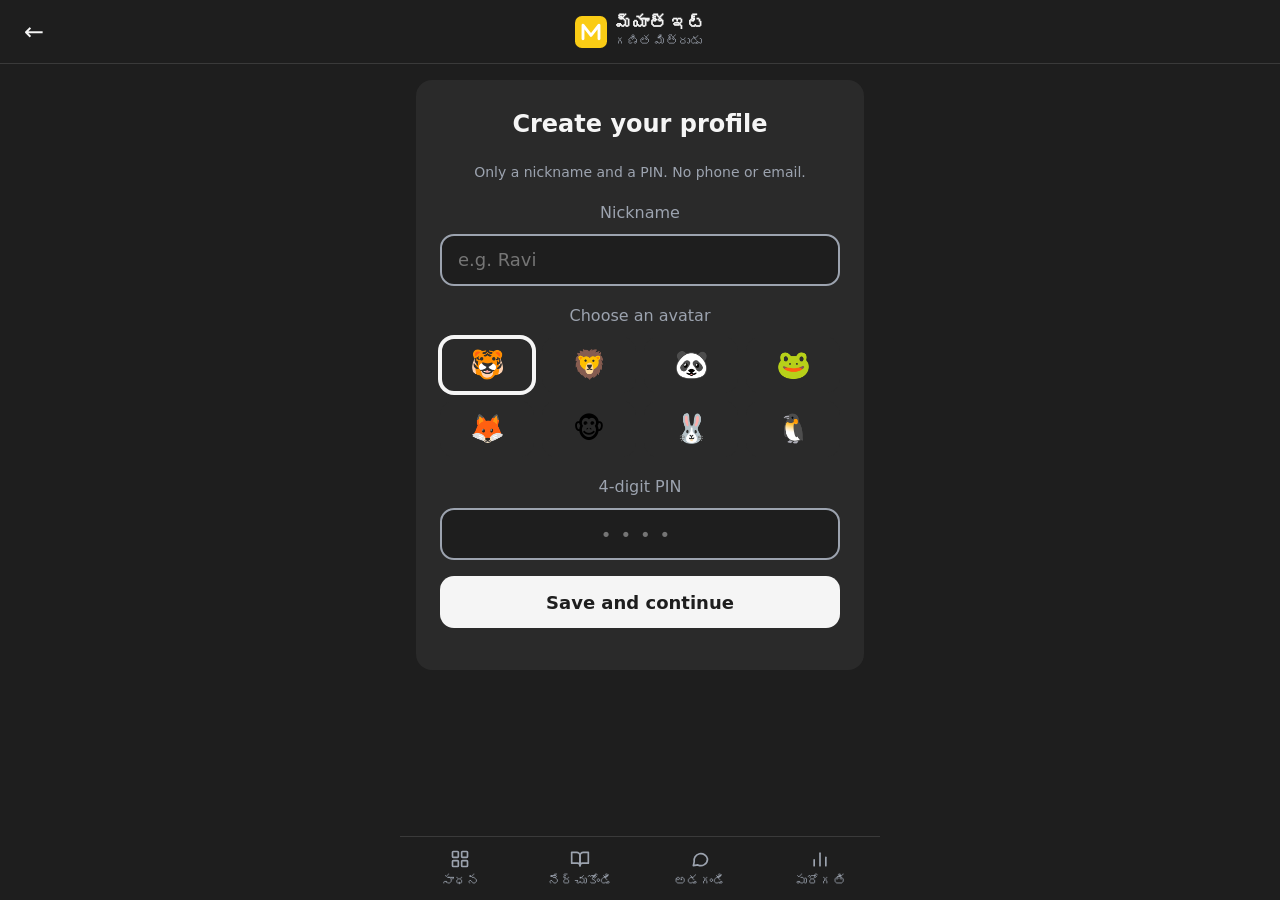
<file: telugu-maths-tutor/index.html>
<!DOCTYPE html>
<html lang="te">
<head>
  <meta charset="utf-8">
  <meta name="viewport" content="width=device-width, initial-scale=1">
  <meta name="theme-color" content="#0b2545">
  <title>గణితం</title>
  <link rel="manifest" href="./manifest.webmanifest">
  <link rel="icon" href="icons/icon.svg" type="image/svg+xml">
  <link rel="stylesheet" href="styles.css">
</head>
<body>
  <div id="app"></div>
  <noscript>JavaScript is needed to run this app. Please enable JavaScript in your browser.</noscript>
  <script type="module" src="app.js"></script>
</body>
</html>
</file>
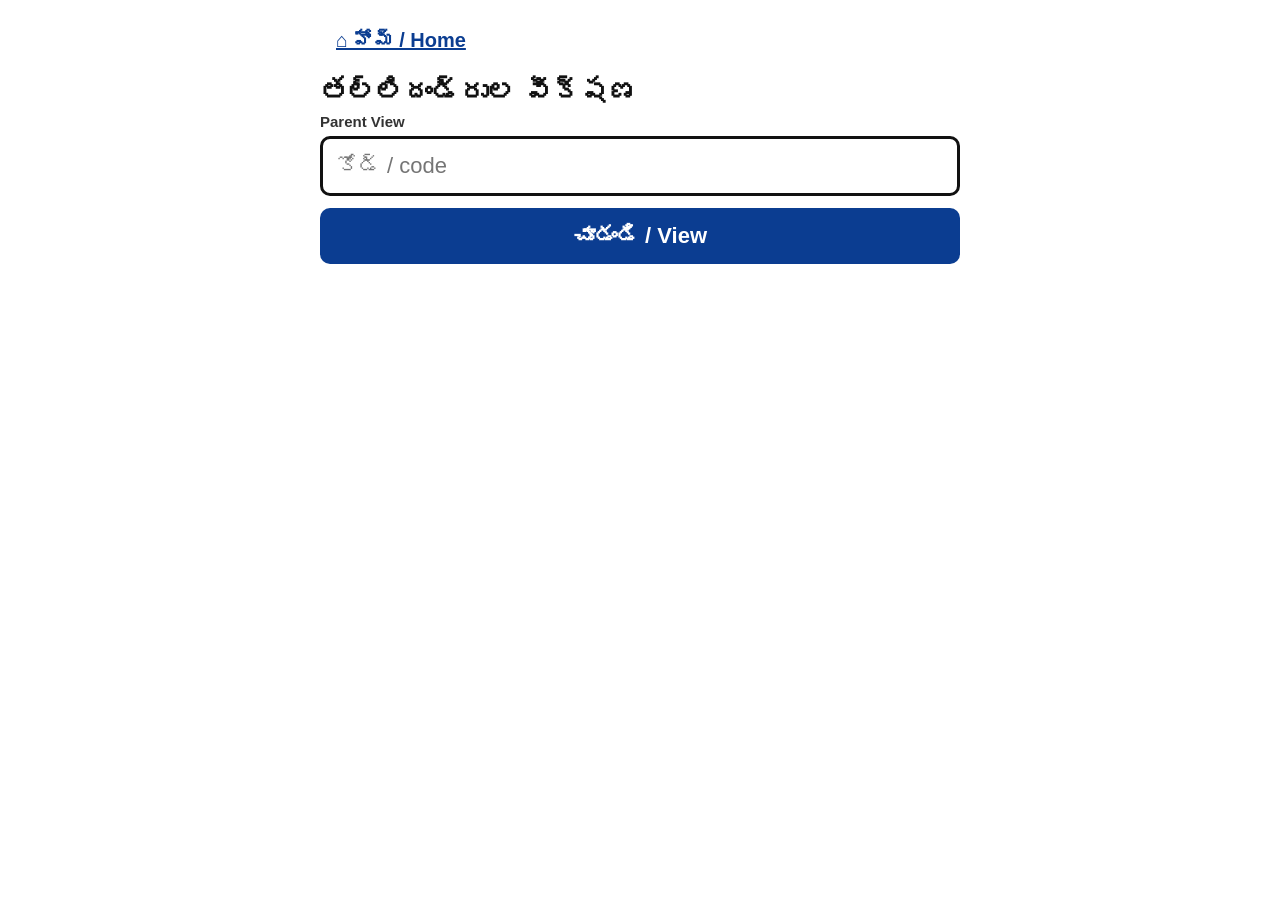
<file: telugu-maths-tutor/parent.html>
<!DOCTYPE html>
<html lang="te">
<head>
<meta charset="utf-8">
<meta name="viewport" content="width=device-width, initial-scale=1">
<title>తల్లిదండ్రుల వీక్షణ / Parent View</title>
<style>
  body { font-family: "Nirmala UI", Gautami, Arial, sans-serif; margin: 0; background: #fff; color: #111; font-size: 20px; line-height: 1.4; }
  main { max-width: 640px; margin: 0 auto; padding: 16px; }
  h1 { font-size: 28px; margin: 8px 0 4px; }
  h2 { font-size: 26px; margin: 4px 0; }
  .en { display: block; font-size: 15px; color: #333; }
  input { width: 100%; box-sizing: border-box; font-size: 22px; padding: 14px; border: 3px solid #111; border-radius: 10px; min-height: 56px; }
  button { width: 100%; min-height: 56px; margin-top: 12px; font-size: 22px; font-weight: bold; background: #0b3d91; color: #fff; border: none; border-radius: 10px; cursor: pointer; }
  a.home { display: inline-block; min-height: 48px; line-height: 48px; padding: 0 16px; font-size: 20px; font-weight: bold; color: #0b3d91; }
  .card { border: 2px solid #111; border-radius: 10px; padding: 14px; margin-top: 14px; }
  .bar { background: #ddd; border-radius: 6px; height: 28px; overflow: hidden; margin: 6px 0 14px; }
  .fill { height: 100%; color: #fff; font-weight: bold; font-size: 17px; line-height: 28px; text-align: right; padding-right: 8px; box-sizing: border-box; }
  .ok { color: #0a6b25; font-weight: bold; }
  .bad { color: #b00020; font-weight: bold; }
  #err { color: #b00020; font-weight: bold; font-size: 22px; margin-top: 12px; }
  li { margin: 8px 0; }
</style>
</head>
<body>
<main>
  <a class="home" href="./index.html">⌂ హోమ్ / Home</a>
  <h1>తల్లిదండ్రుల వీక్షణ <span class="en">Parent View</span></h1>

  <input id="code" type="text" placeholder="కోడ్ / code" autocomplete="off" autocapitalize="off" spellcheck="false">
  <button id="view">చూడండి / View</button>
  <div id="err" role="alert"></div>

  <section id="out" aria-live="polite"></section>
</main>

<script>
const TOPICS = [
  ["Real Numbers", "వాస్తవ సంఖ్యలు"],
  ["Polynomials", "బహుపదులు"],
  ["Linear Equations in Two Variables", "రెండు చరరాశులలో రేఖీయ సమీకరణాలు"]
];
const $ = id => document.getElementById(id);

function el(tag, cls, text) {
  const n = document.createElement(tag);
  if (cls) n.className = cls;
  if (text !== undefined) n.textContent = text;
  return n;
}

function bilingual(parent, te, en, tag = "span") {
  parent.appendChild(el(tag, "", te));
  parent.appendChild(el("span", "en", en));
  return parent;
}

function isValid(d) {
  return d && typeof d === "object" && d.v === 1 && typeof d.nick === "string" &&
    d.mastery && typeof d.mastery === "object" && Array.isArray(d.recent) &&
    typeof d.streak === "number";
}

function decode(code) {
  const i = code.lastIndexOf(".");
  if (i < 1) return null;
  const payload = code.slice(0, i);
  const sum = code.slice(i + 1).trim().toLowerCase();
  let check = 0;
  for (let k = 0; k < payload.length; k++) check = (check + payload.charCodeAt(k)) % 65536;
  if (check.toString(36).padStart(4, "0") !== sum) return null;
  try {
    let b64 = payload.replace(/-/g, "+").replace(/_/g, "/");
    while (b64.length % 4) b64 += "=";
    const bytes = Uint8Array.from(atob(b64), c => c.charCodeAt(0));
    const d = JSON.parse(new TextDecoder().decode(bytes));
    return isValid(d) ? d : null;
  } catch (e) {
    return null;
  }
}

function render(d) {
  const out = $("out");
  out.textContent = "";

  const head = el("div", "card");
  head.appendChild(el("h2", "", d.nick));
  bilingual(head, "ధారావాహికత: " + d.streak + " రోజులు", "Streak: " + d.streak + " days", "div");
  out.appendChild(head);

  const mastery = el("div", "card");
  bilingual(mastery, "అధ్యాయాల నైపుణ్యం", "Mastery by topic", "h2");
  for (const [en, te] of TOPICS) {
    const raw = Number(d.mastery[en]);
    const pct = Math.max(0, Math.min(100, isNaN(raw) ? 0 : raw));
    const label = el("div", "");
    bilingual(label, te, en);
    mastery.appendChild(label);
    const bar = el("div", "bar");
    const fill = el("div", "fill", pct + "%");
    fill.style.width = pct + "%";
    fill.style.background = pct >= 60 ? "#0a6b25" : "#b00020";
    bar.appendChild(fill);
    mastery.appendChild(bar);
  }
  out.appendChild(mastery);

  const recent = el("div", "card");
  bilingual(recent, "ఇటీవలి ప్రయత్నాలు", "Recent attempts", "h2");
  const list = el("ul");
  const items = d.recent.slice(-10).reverse();
  if (items.length === 0) list.appendChild(el("li", "", "ఇంకా ప్రయత్నాలు లేవు / No attempts yet"));
  for (const a of items) {
    const li = el("li");
    const t = TOPICS.find(x => x[0] === a.topic);
    bilingual(li, t ? t[1] : String(a.topic), t ? t[0] : String(a.topic));
    li.appendChild(document.createTextNode(" — "));
    li.appendChild(a.ok
      ? el("span", "ok", "సరైనది / Correct")
      : el("span", "bad", "తప్పు / Wrong"));
    const when = new Date(a.ts);
    li.appendChild(document.createTextNode(" — " + (isNaN(when) ? "" : when.toLocaleString())));
    list.appendChild(li);
  }
  recent.appendChild(list);
  out.appendChild(recent);
}

function view() {
  const code = $("code").value.trim();
  const data = decode(code);
  if (!data) {
    $("out").textContent = "";
    $("err").textContent = "Invalid code / చెల్లని కోడ్";
    return;
  }
  $("err").textContent = "";
  render(data);
}

$("view").addEventListener("click", view);
$("code").addEventListener("keydown", e => { if (e.key === "Enter") view(); });
</script>
</body>
</html>
</file>
<file: telugu-maths-tutor/styles.css>
/* గణితం - dark design system, mobile-first (360px), no external resources */
:root {
  --bg: #1E1E1E; --surface: #2A2A2A; --border: #3A3A3A; --text: #F5F5F5; --muted: #9CA3AF;
  --primary: #F5F5F5; --on-primary: #1E1E1E; --accent: #38BDF8;
  --success: #22C55E; --error: #EF4444;
  --card: var(--surface);
  --s1: 8px; --s2: 16px; --s3: 24px;
  --radius-card: 16px; --radius-btn: 14px;
  --top-height: 64px; --bottom-height: 64px;
}
* { box-sizing: border-box; }
html { -webkit-text-size-adjust: 100%; }
body {
  margin: 0; background: var(--bg); color: var(--text);
  font-family: system-ui, -apple-system, "Segoe UI", Roboto, "Noto Sans Telugu", "Nirmala UI", sans-serif;
  font-size: 18px; line-height: 1.7;
}
button, input, textarea { font-family: inherit; }
h1, h2, h3 { font-size: 24px; font-weight: 700; margin: 0 0 var(--s2); }

/* Top bar (fixed) */
.app-top {
  position: fixed; top: 0; left: 0; right: 0;
  height: calc(var(--top-height) + env(safe-area-inset-top)); z-index: 10;
  display: grid; grid-template-columns: 52px minmax(0, 1fr) 52px; align-items: center;
  padding: env(safe-area-inset-top) 12px 0;
  background: var(--bg); border-bottom: 1px solid var(--border);
}
.app-brand {
  grid-column: 2; min-width: 0; display: flex; align-items: center; justify-self: center;
  gap: 8px; line-height: 1.15;
}
.app-logo { display: flex; align-items: center; flex: 0 0 auto; }
.app-logo svg { display: block; width: 32px; height: 32px; }
.app-brand > div { min-width: 0; display: flex; flex-direction: column; align-items: flex-start; }
.app-name { display: block; max-width: 100%; font-size: 17px; font-weight: 700; color: var(--primary); white-space: nowrap; }
.app-sub { display: block; margin-top: 2px; color: var(--muted); font-size: 12px; white-space: nowrap; }
.back-btn {
  grid-column: 1; width: 44px; min-height: 44px; display: flex; align-items: center; justify-content: center;
  padding: 0; border: none; background: none; color: var(--text); font-size: 24px; cursor: pointer;
}


/* Bottom tab bar (fixed, centred to 480px) */
.app-bottom {
  position: fixed; bottom: 0; left: 50%; transform: translateX(-50%);
  width: 100%; max-width: 480px;
  height: calc(var(--bottom-height) + env(safe-area-inset-bottom)); z-index: 10;
  padding-bottom: env(safe-area-inset-bottom);
  display: flex; background: var(--bg); border-top: 1px solid var(--border);
}
.tab {
  flex: 1; display: flex; flex-direction: column; align-items: center; justify-content: center;
  min-height: 52px; padding: 0; border: none; background: transparent;
  color: var(--muted); font-size: 13px; cursor: pointer;
}
.tab-icon { font-size: 22px; line-height: 1; }
.tab-label { font-size: 13px; line-height: 1.2; }
.tab.active { color: var(--text); box-shadow: inset 0 3px 0 var(--text); }

/* Screen: content never hidden under the bars */
.screen {
  max-width: 480px; min-height: 100vh; margin: 0 auto;
  padding: calc(var(--top-height) + env(safe-area-inset-top) + var(--s2)) var(--s2)
    calc(var(--bottom-height) + env(safe-area-inset-bottom) + var(--s3));
}

/* Language: Telugu by default, English only when html.show-en */
.te { font-family: system-ui, -apple-system, "Segoe UI", Roboto, "Noto Sans Telugu", "Nirmala UI", sans-serif; font-size: 18px; line-height: 1.7; color: var(--text); }
.en { display: none; font-family: system-ui, -apple-system, "Segoe UI", Roboto, "Noto Sans Telugu", "Nirmala UI", sans-serif; font-size: 14px; color: var(--muted); margin-top: var(--s1); }
html.show-en .en { display: block; }

/* Cards */
.card {
  background: var(--surface); border: 1px solid var(--border); border-radius: var(--radius-card);
  padding: 16px; margin-bottom: var(--s2); box-shadow: 0 4px 16px rgba(0,0,0,.35);
}
.big-card {
  background: var(--card); border-radius: var(--radius-card); padding: var(--s3);
  margin-bottom: var(--s2); text-align: center;
}
.continue-card { background: var(--card); border-radius: var(--radius-card); padding: var(--s2); margin-bottom: var(--s2); border-left: 2px solid var(--accent); }
.notice { background: var(--card); border-radius: var(--radius-card); padding: var(--s2); margin-bottom: var(--s2); border: 2px solid var(--accent); }
.greeting { display: flex; align-items: center; gap: var(--s2); }
.counter { font-size: 16px; color: var(--muted); }
.muted { color: var(--muted); }
.streak-badge {
  display: inline-flex; align-items: center; padding: var(--s1) var(--s2); border-radius: 999px;
  background: var(--primary); color: var(--on-primary); font-size: 16px; font-weight: 700;
}

/* Buttons */
.btn {
  display: flex; align-items: center; justify-content: center; width: 100%;
  min-height: 52px; padding: 0 var(--s2); border: none; border-radius: var(--radius-btn);
  font-size: 18px; font-weight: 700; text-align: center; cursor: pointer;
  transition: background-color 150ms;
}
.btn:active { transform: scale(0.98); opacity: 0.9; }
.btn:disabled { opacity: 0.5; cursor: default; }
.btn-primary { background: var(--primary); color: var(--on-primary); }
.btn-secondary { background: transparent; border: 1px solid var(--border); color: var(--text); }
.btn-answer {
  display: flex; align-items: center; justify-content: flex-start; width: 100%;
  min-height: 52px; padding: 0 var(--s2); margin-bottom: var(--s1);
  background: var(--surface); border: 1px solid var(--border); border-radius: var(--radius-btn);
  color: var(--text); font-size: 18px; font-weight: 700; text-align: left; cursor: pointer;
  transition: background-color 150ms;
}
.btn-answer.correct { background: var(--surface); border-color: var(--success); }
.btn-answer.wrong { background: var(--surface); border-color: var(--error); }
.cam-btn {
  display: flex; align-items: center; justify-content: center; width: 100%; min-height: 52px;
  padding: 0 var(--s2); background: transparent; border: 2px solid var(--muted);
  border-radius: var(--radius-btn); color: var(--text); font-size: 18px; font-weight: 700; cursor: pointer;
}
.mic-btn {
  display: flex; align-items: center; justify-content: center; width: 44px; height: 44px;
  margin: 0; padding: 0; border: 1px solid var(--border); border-radius: 50%;
  background: var(--surface); color: var(--text); font-size: 18px; cursor: pointer;
}
.speak-btn {
  display: flex; align-items: center; justify-content: center; flex-shrink: 0;
  width: 52px; min-height: 52px; padding: 0; border-radius: 50%;
  background: var(--card); border: 2px solid var(--accent); color: var(--accent);
  font-size: 20px; cursor: pointer;
}
button:not(:disabled):active { transform: scale(0.98); opacity: 0.9; }

/* Progress */
.progress-track {
  height: 6px; border-radius: 6px; overflow: hidden;
  background: var(--border);
}
.progress-fill { height: 100%; border-radius: 6px; background: var(--text); transition: width 150ms; }
.bar-row { margin-bottom: var(--s2); }
.bar-label { display: flex; justify-content: space-between; font-size: 16px; }
.bar-track { height: 10px; border-radius: 8px; background: var(--border); overflow: hidden; }
.bar-fill { height: 100%; border-radius: 8px; background: var(--text); transition: width 150ms; }
.bar-fill.good { background: var(--success); }
.bar-fill.weak { background: var(--error); }

/* Avatars */
.avatar { width: 56px; min-height: 56px; border-radius: 50%; background: var(--card); border: 2px solid transparent; font-size: 28px; cursor: pointer; }
.avatar-grid { display: grid; grid-template-columns: repeat(4, 1fr); gap: var(--s1); }
.avatar-opt {
  width: 100%; min-width: 56px; min-height: 56px; padding: 0;
  background: var(--card); border: 2px solid transparent; border-radius: var(--radius-btn);
  font-size: 28px; cursor: pointer;
}
.avatar-opt.selected { border-color: var(--primary); box-shadow: 0 0 0 2px var(--primary); }

/* Forms */
.form-field { margin-bottom: var(--s2); }
.label { display: block; font-size: 16px; color: var(--muted); margin-bottom: var(--s1); }
.input, .pin-input {
  display: block; width: 100%; min-height: 52px; margin: 0; padding: 0 var(--s2);
  background: var(--bg); color: var(--text); border: 2px solid var(--muted);
  border-radius: var(--radius-btn); font-size: 18px;
}
.pin-input { letter-spacing: 0.5em; text-align: center; }
.doubt-text {
  display: block; width: 100%; min-height: 160px; margin: 0; padding: var(--s2);
  background: var(--card); color: var(--text); border: 2px solid var(--muted);
  border-radius: var(--radius-btn); font-size: 18px; box-sizing: border-box; resize: vertical;
}

/* Chapter picker */
.chapter-list { display: flex; flex-direction: column; gap: 16px; }
.chapter-btn { width: 100%; min-height: 52px; border-radius: 14px; }

/* Ask card */
.ask-card {
  background: var(--surface); border: 1px solid var(--border); border-radius: 16px; padding: 16px;
  box-shadow: 0 4px 16px rgba(0,0,0,.35);
}
.ask-input {
  display: block; width: 100%; box-sizing: border-box; min-height: 96px;
  background: var(--bg); color: var(--text); border: 1px solid var(--border); border-radius: var(--radius-btn);
  padding: 12px 16px; font: inherit; font-size: 18px; line-height: 1.7; resize: vertical; outline: none;
}
.ask-input:focus { border-color: var(--accent); box-shadow: 0 0 0 3px rgba(56,189,248,.25); }
.ask-foot {
  display: flex; align-items: center; gap: 8px; margin-top: 16px; flex-wrap: wrap;
}
.file-btn {
  position: relative; display: inline-flex; align-items: center; min-height: 44px; padding: 0 16px;
  border-radius: 999px; border: 1px solid var(--border); background: transparent; color: var(--text);
  font-size: 16px; cursor: pointer; overflow: hidden;
}
.file-input {
  position: absolute; inset: 0; width: 100%; height: 100%; opacity: 0; cursor: pointer;
}
.file-name {
  flex: 1; min-width: 0; font-size: 14px; color: var(--muted);
  overflow: hidden; text-overflow: ellipsis; white-space: nowrap;
}
.round-btn {
  width: 44px; height: 44px; padding: 0; border-radius: 50%; border: 1px solid var(--border);
  background: var(--surface); color: var(--text); font-size: 18px;
}
.mic-btn { background: var(--surface); }
.send-btn {
  width: 44px; height: 44px; padding: 0; border-radius: 50%; border: none;
  background: var(--primary); color: var(--on-primary); font-size: 20px; font-weight: 700;
}
.ask-card img.preview {
  width: 100%; max-height: 200px; object-fit: contain; border-radius: 14px; margin-top: 16px;
}

/* Focus, motion */
:focus-visible { outline: 3px solid var(--accent); outline-offset: 2px; }
@media (prefers-reduced-motion: reduce) {
  *, *::before, *::after { transition: none !important; animation: none !important; }
}

/* Shared components used by app.js */
.answer-box {
  background: var(--card); border-radius: var(--radius-card); padding: var(--s2); margin-bottom: var(--s2);
}
.options { display: flex; flex-direction: column; gap: var(--s1); }
.chips { display: flex; flex-wrap: wrap; gap: var(--s1); margin-bottom: var(--s2); }
.error { color: var(--error); font-weight: 700; margin-bottom: var(--s2); }
.hint {
  background: var(--card); border-left: 3px solid var(--accent); padding: var(--s2);
  border-radius: var(--radius-btn); margin-top: var(--s2);
}
.loading { color: var(--muted); text-align: center; padding: var(--s3); }
.ncote { color: var(--muted); font-size: 14px; margin-top: var(--s1); }
.preview { display: block; max-width: 100%; border-radius: var(--radius-btn); margin-top: var(--s2); }
.row { display: flex; gap: var(--s2); align-items: center; margin-bottom: var(--s2); }
.share-code {
  font-family: system-ui, -apple-system, "Segoe UI", Roboto, "Noto Sans Telugu", "Nirmala UI", sans-serif; word-break: break-all; background: var(--bg); padding: var(--s2);
  border-radius: var(--radius-btn); user-select: all;
}
.note { color: var(--muted); font-size: 14px; }

@media (max-width: 340px) {
  .app-top { grid-template-columns: 44px minmax(0, 1fr) 44px; padding-left: 8px; padding-right: 8px; }
  .app-brand { gap: 6px; }
  .app-logo svg { width: 28px; height: 28px; }
  .app-name { font-size: 15px; }
  .app-sub { font-size: 11px; }
  .back-btn { width: 40px; min-height: 44px; }
  .tab-label { font-size: 12px; }
}

@media (orientation: landscape) and (max-height: 500px) {
  :root { --top-height: 56px; --bottom-height: 56px; }
  .app-name { font-size: 16px; }
  .app-sub { display: none; }
  .tab-icon { font-size: 20px; }
}
</file>
